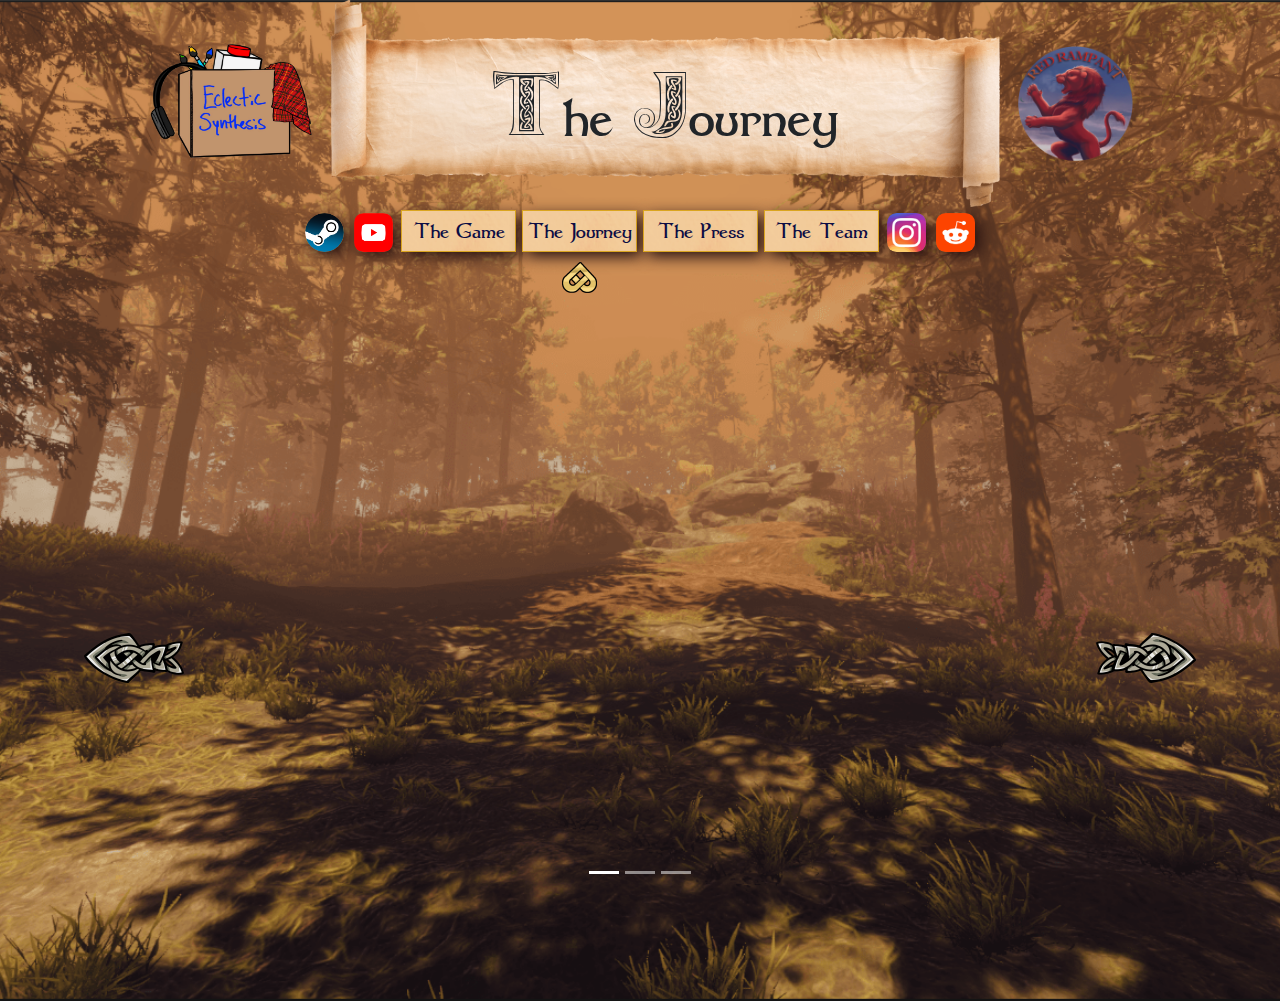
<file: TheJourney.html>
<!DOCTYPE html>
<html lang="en">

<head>
    <meta charset="UTF-8">
    <link rel="icon" type="image/x-icon" href="./images/Page_elements/RedRampant_Circle.ico" />
    <meta name="viewport" content="width=device-width, initial-scale=1.0">
    <link href="https://cdn.jsdelivr.net/npm/bootstrap@5.3.3/dist/css/bootstrap.min.css" rel="stylesheet"
        integrity="sha384-QWTKZyjpPEjISv5WaRU9OFeRpok6YctnYmDr5pNlyT2bRjXh0JMhjY6hW+ALEwIH" crossorigin="anonymous">
    <link rel="stylesheet" href="style.css" />
    <title>Red Rampant - The Journey</title>
</head>

<body class="journeyBody">
    <header>
        <div class="companyLogo">
            <img id="companyLogo" src="./images/Page_elements/Company_Logo_Transparent.png" alt="">
        </div>
        <div id="gameHeader">
            <h1><span>T</span>he <span>J</span>ourney</h1>
            <img class="parchment" src="./images/Page_elements/old-parchment-paper-scroll.png" alt="">
        </div>
        <div class="gameLogo">
            <img id="gameLogo" src="./images/Page_elements/RedRampant_Circle.png" alt="">
        </div>
    </header>

    <div class="social_link_small">
        <li>
            <a href="https://store.steampowered.com/app/2843520/Red_Rampant/" target="_blank">
                <img class="social_link social_link_steam " src="./images/Page_elements/steam-logo.png" alt="">
            </a>
        </li>
        <li>
            <a href="https://www.youtube.com/watch?v=LfBod9BZ-aA" target="_blank">
                <img class="social_link" src="./images/Page_elements/youtube-logo.png" alt="">
            </a>
        </li>
        <li>
            <a href="https://www.instagram.com/redrampant?igsh=ZzNtM3g0anZmaTJ4" target="_blank">
                <img class="social_link" src="./images/Page_elements/instagram-Logo.png" alt="">
            </a>
        </li>
        <li>
            <a href="https://www.reddit.com/r/RedRampant/s/RsPGZOycYO" target="_blank">
                <img class="social_link" src="./images/Page_elements/reddit-logo-.png" alt="">
            </a>
        </li>
    </div>

    <ul class="navigation">
        <li class="social_link_large">
            <a href="https://store.steampowered.com/app/2843520/Red_Rampant/" target="_blank">
                <img class="social_link social_link_steam" src="./images/Page_elements/steam-logo.png" alt="">
            </a>
        </li>
        <li class="social_link_large">
            <a href="https://www.youtube.com/watch?v=LfBod9BZ-aA" target="_blank">
                <img class="social_link" src="./images/Page_elements/youtube-logo.png" alt="">
            </a>
        </li>
        <li class="page_button"><a href="index.html">The Game</a></li>
        <div class="nav-item ">
            <li class="page_button currentPage"><a href="TheJourney.html">The Journey</a></li>
            <img class="indicator" src="./images/Page_elements/SelectionArrow.png" alt="">
        </div>
        <li class="page_button"><a href="ThePress.html">The Press</a></li>
        <li class="page_button"><a href="TheTeam.html">The Team</a></li>
        <li class="social_link_large">
            <a href="https://www.instagram.com/redrampant?igsh=ZzNtM3g0anZmaTJ4" target="_blank">
                <img class="social_link" src="./images/Page_elements/instagram-Logo.png" alt="">
            </a>
        </li>
        <li class="social_link_large">
            <a href="https://www.reddit.com/r/RedRampant/s/RsPGZOycYO" target="_blank">
                <img class="social_link" src="./images/Page_elements/reddit-logo-.png" alt="">
            </a>
        </li>
    </ul>
    <div>
        <div class="container">
            <div id="carousel" class="carousel slide">

                <!-- control button -->
                <button class="left_arrow" type="button" data-bs-target="#carousel" data-bs-slide="prev">
                    <div class="arrows">
                        <img src="./images/Page_elements/BackArrow.png" alt="">
                    </div>
                </button>

                <button class="carousel-control-prev m left_arrow_mobile" type="button" data-bs-target="#carousel"
                    data-bs-slide="prev">
                    <img src="./images/Page_elements/BackArrow.png" alt="">
                </button>

                <!-- slides -->
                <div class="carousel-inner">
                    <div class="carousel-item active">
                        <div class="blog_post">
                            <p class="videoplayer">
                                <iframe class="youtubeVideo"
                                    src="https://www.youtube.com/embed/AjQ_h5L2wHs?si=tez3JbBzhcTslOTT&amp;controls=0"
                                    title="YouTube video player" frameborder="0"
                                    allow="accelerometer; autoplay; clipboard-write; encrypted-media; gyroscope; picture-in-picture; web-share"
                                    referrerpolicy="strict-origin-when-cross-origin" allowfullscreen></iframe>
                            </p>
                        </div>
                    </div>

                    <div class="carousel-item">
                        <div class="blog_post">
                            <p class="videoplayer">
                                <iframe class="youtubeVideo"
                                    src="https://www.youtube.com/embed/zwGZdHwjYk8?si=IWYmrnq2bmC6Eh7M"
                                    title="YouTube video player" frameborder="0"
                                    allow="accelerometer; autoplay; clipboard-write; encrypted-media; gyroscope; picture-in-picture; web-share"
                                    referrerpolicy="strict-origin-when-cross-origin" allowfullscreen></iframe>
                            </p>
                        </div>
                    </div>

                    <div class="carousel-item  ">
                        <div class="blog_post">
                            <p class="videoplayer">
                                <iframe class="youtubeVideo"
                                    src="https://www.youtube.com/embed/AjQ_h5L2wHs?si=tez3JbBzhcTslOTT&amp;controls=0"
                                    title="YouTube video player" frameborder="0"
                                    allow="accelerometer; autoplay; clipboard-write; encrypted-media; gyroscope; picture-in-picture; web-share"
                                    referrerpolicy="strict-origin-when-cross-origin" allowfullscreen></iframe>
                            </p>
                        </div>
                    </div>
                </div>

                <!-- control button -->
                <button class="right_arrow" type="button" data-bs-target="#carousel" data-bs-slide="next">
                    <div class="arrows">
                        <img src="./images/Page_elements/NextArrow.png" alt="">
                    </div>
                </button>

                <button class="carousel-control-next right_arrow_mobile" type="button" data-bs-target="#carousel"
                    data-bs-slide="next">
                    <img src="./images/Page_elements/NextArrow.png" alt="">
                </button>



                <!-- indicators -->
                <div class="carousel-indicators">
                    <button type="button" data-bs-target="#carousel" data-bs-slide-to="0" class="active"
                        aria-current="true" aria-label="Slide 1"></button>
                    <button type="button" data-bs-target="#carousel" data-bs-slide-to="1" aria-label="Slide 2"></button>
                    <button type="button" data-bs-target="#carousel" data-bs-slide-to="2" aria-label="Slide 3"></button>
                </div>

            </div>
        </div>
    </div>

    <script src="https://cdn.jsdelivr.net/npm/bootstrap@5.3.3/dist/js/bootstrap.bundle.min.js"
        integrity="sha384-YvpcrYf0tY3lHB60NNkmXc5s9fDVZLESaAA55NDzOxhy9GkcIdslK1eN7N6jIeHz"
        crossorigin="anonymous"></script>
    <script src="script.js"></script>

</body>

</html>
</file>
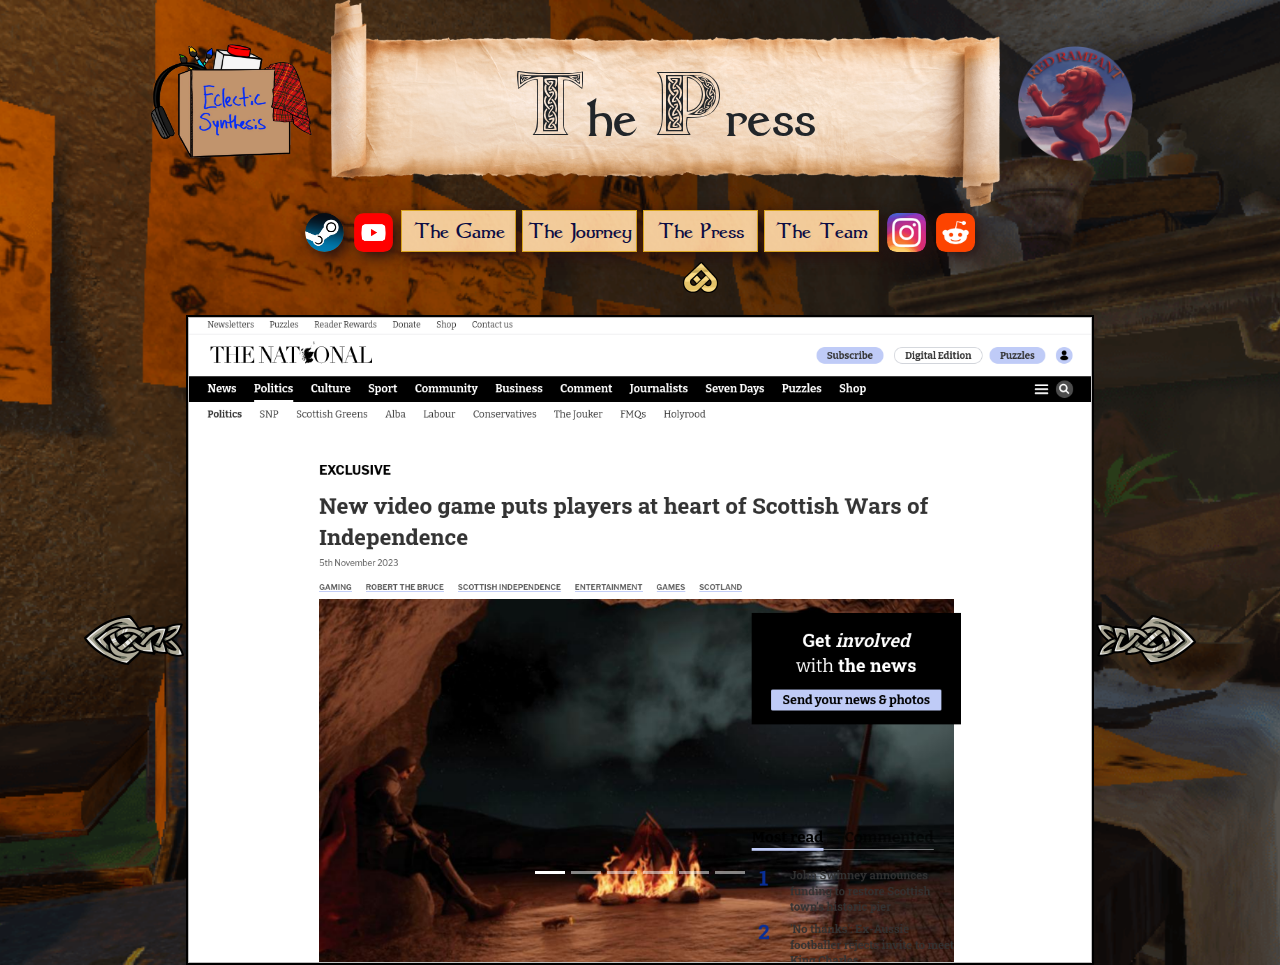
<file: ThePress.html>
<!DOCTYPE html>
<html lang="en">

<head>
    <meta charset="UTF-8">
    <link rel="icon" type="image/x-icon" href="./images/Page_elements/RedRampant_Circle.ico" />
    <meta name="viewport" content="width=device-width, initial-scale=1.0">
    <link href="https://cdn.jsdelivr.net/npm/bootstrap@5.3.3/dist/css/bootstrap.min.css" rel="stylesheet"
        integrity="sha384-QWTKZyjpPEjISv5WaRU9OFeRpok6YctnYmDr5pNlyT2bRjXh0JMhjY6hW+ALEwIH" crossorigin="anonymous">
    <link rel="stylesheet" href="style.css" />
    <title>Red Rampant - The Press</title>
</head>

<body class="pressBody">
    <header>
        <div class="companyLogo">
            <img id="companyLogo" src="./images/Page_elements/Company_Logo_Transparent.png" alt="">
        </div>
        <div id="gameHeader">
            <h1><span>T</span>he <span>P</span>ress</h1>
            <img class="parchment" src="./images/Page_elements/old-parchment-paper-scroll.png" alt="">
        </div>
        <div class="gameLogo">
            <img id="gameLogo" src="./images/Page_elements/RedRampant_Circle.png" alt="">
        </div>
    </header>

    <div class="social_link_small">
        <li>
            <a href="https://store.steampowered.com/app/2843520/Red_Rampant/" target="_blank">
                <img class="social_link social_link_steam " src="./images/Page_elements/steam-logo.png" alt="">
            </a>
        </li>
        <li>
            <a href="https://www.youtube.com/watch?v=LfBod9BZ-aA" target="_blank">
                <img class="social_link" src="./images/Page_elements/youtube-logo.png" alt="">
            </a>
        </li>
        <li>
            <a href="https://www.instagram.com/redrampant?igsh=ZzNtM3g0anZmaTJ4" target="_blank">
                <img class="social_link" src="./images/Page_elements/instagram-Logo.png" alt="">
            </a>
        </li>
        <li>
            <a href="https://www.reddit.com/r/RedRampant/s/RsPGZOycYO" target="_blank">
                <img class="social_link" src="./images/Page_elements/reddit-logo-.png" alt="">
            </a>
        </li>
    </div>

    <ul class="navigation">
        <li class="social_link_large">
            <a href="https://store.steampowered.com/app/2843520/Red_Rampant/" target="_blank">
                <img class="social_link social_link_steam" src="./images/Page_elements/steam-logo.png" alt="">
            </a>
        </li>
        <li class="social_link_large">
            <a href="https://www.youtube.com/watch?v=LfBod9BZ-aA" target="_blank">
                <img class="social_link" src="./images/Page_elements/youtube-logo.png" alt="">
            </a>
        </li>
        <li class="page_button"><a href="index.html">The Game</a></li>
        <li class="page_button"><a href="TheJourney.html">The Journey</a></li>
        <div class="nav-item ">
            <li class="page_button currentPage"><a href="ThePress.html">The Press</a></li>
            <img class="indicator" src="./images/Page_elements/SelectionArrow.png" alt="">
        </div>
        <li class="page_button"><a href="TheTeam.html">The Team</a></li>
        <li class="social_link_large">
            <a href="https://www.instagram.com/redrampant?igsh=ZzNtM3g0anZmaTJ4" target="_blank">
                <img class="social_link" src="./images/Page_elements/instagram-Logo.png" alt="">
            </a>
        </li>
        <li class="social_link_large">
            <a href="https://www.reddit.com/r/RedRampant/s/RsPGZOycYO" target="_blank">
                <img class="social_link" src="./images/Page_elements/reddit-logo-.png" alt="">
            </a>
        </li>
    </ul>
    <div>
        <div class="container">
            <div id="carousel" class="carousel slide">

                <!-- control button -->
                <button class="left_arrow" type="button" data-bs-target="#carousel" data-bs-slide="prev">
                    <div class="arrows">
                        <img src="./images/Page_elements/BackArrow.png" alt="">
                    </div>
                </button>

                <button class="carousel-control-prev m left_arrow_mobile" type="button" data-bs-target="#carousel"
                    data-bs-slide="prev">
                    <img src="./images/Page_elements/BackArrow.png" alt="">
                </button>

                <!-- slides -->
                <div class="carousel-inner">
                    <div class="carousel-item active">
                        <a href="https://www.thenational.scot/politics/23897958.new-video-game-puts-players-heart-scottish-wars-independence/"
                            target="_blank" rel="noopener noreferrer">
                            <img class="pressClipping img-fluid theNationalLink"></img>
                        </a>
                    </div>
                    <div class="carousel-item">
                        <iframe class="pressClipping"
                            src="https://news.stv.tv/north/red-rampant-rewrite-history-in-a-video-game-set-in-the-scottish-wars-of-independence">
                        </iframe>
                    </div>
                    <div class="carousel-item">
                        <iframe class="pressClipping"
                            src="https://scottishgames.net/2024/07/29/out-now-red-rampant-new-from-eclectic-synthesis/">
                        </iframe>
                    </div>
                    <div class="carousel-item">
                        <a href="https://www.linkedin.com/posts/baglow_out-now-red-rampant-new-from-eclectic-activity-7223654409107316736-UGa3/" target="_blank"
                            rel="noopener noreferrer">
                            <img class="pressClipping img-fluid linkedinPostLink"></img>
                        </a>
                    </div>
                    <div class="carousel-item">
                        <a href="https://store.steampowered.com/app/2843520/Red_Rampant/" target="_blank"
                            rel="noopener noreferrer">
                            <img class="pressClipping img-fluid steamLink"></img>
                        </a>
                    </div>
                    <div class="carousel-item">
                        <a href="https://www.abertay.ac.uk/news/2024/abertay-students-play-pivotal-role-in-developing-a-new-game-for-the-steam-platform/"
                            target="_blank" rel="noopener noreferrer">
                            <img class="pressClipping img-fluid abertayLink"></img>
                        </a>
                    </div>
                </div>


                <!-- control button -->
                <button class="right_arrow" type="button" data-bs-target="#carousel" data-bs-slide="next">
                    <div class="arrows">
                        <img src="./images/Page_elements/NextArrow.png" alt="">
                    </div>
                </button>

                <button class="carousel-control-next right_arrow_mobile" type="button" data-bs-target="#carousel"
                    data-bs-slide="next">
                    <img src="./images/Page_elements/NextArrow.png" alt="">
                </button>

                <!-- indicators -->
                <div class="carousel-indicators">
                    <button type="button" data-bs-target="#carousel" data-bs-slide-to="0" class="active"
                        aria-current="true" aria-label="Slide 1"></button>
                    <button type="button" data-bs-target="#carousel" data-bs-slide-to="1" aria-label="Slide 2"></button>
                    <button type="button" data-bs-target="#carousel" data-bs-slide-to="2" aria-label="Slide 3"></button>
                    <button type="button" data-bs-target="#carousel" data-bs-slide-to="3" aria-label="Slide 4"></button>
                    <button type="button" data-bs-target="#carousel" data-bs-slide-to="4" aria-label="Slide 5"></button>
                    <button type="button" data-bs-target="#carousel" data-bs-slide-to="5" aria-label="Slide 6"></button>


                </div>
            </div>
        </div>
    </div>

    <script src="https://cdn.jsdelivr.net/npm/bootstrap@5.3.3/dist/js/bootstrap.bundle.min.js"
        integrity="sha384-YvpcrYf0tY3lHB60NNkmXc5s9fDVZLESaAA55NDzOxhy9GkcIdslK1eN7N6jIeHz"
        crossorigin="anonymous"></script>
    <script src="script.js"></script>

</body>

</html>
</file>
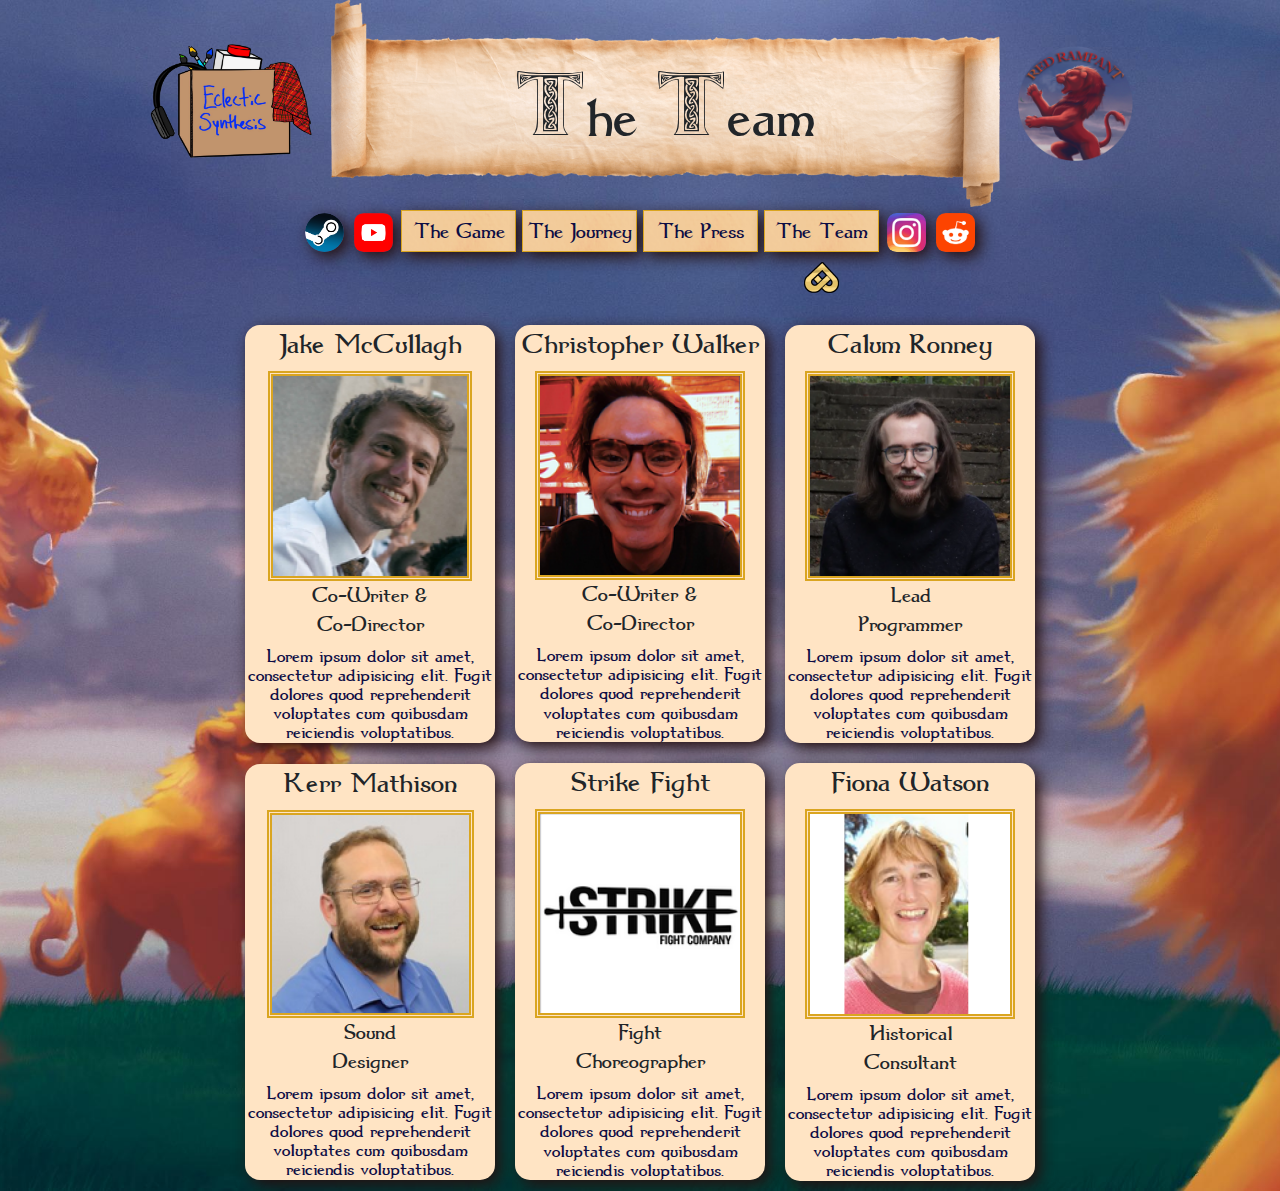
<file: TheTeam.html>
<!DOCTYPE html>
<html lang="en">

<head>
    <meta charset="UTF-8">
    <link rel="icon" type="image/x-icon" href="./images/Page_elements/RedRampant_Circle.ico" />
    <meta name="viewport" content="width=device-width, initial-scale=1.0">
    <link href="https://cdn.jsdelivr.net/npm/bootstrap@5.3.3/dist/css/bootstrap.min.css" rel="stylesheet"
        integrity="sha384-QWTKZyjpPEjISv5WaRU9OFeRpok6YctnYmDr5pNlyT2bRjXh0JMhjY6hW+ALEwIH" crossorigin="anonymous">
    <link rel="stylesheet" href="style.css" />
    <title>Red Rampant - The Team</title>
</head>

<body class="teamBody">
    <header>
        <div class="companyLogo">
            <img id="companyLogo" src="./images/Page_elements/Company_Logo_Transparent.png" alt="">
        </div>
        <div id="gameHeader">
            <h1><span>T</span>he <span>T</span>eam</h1>
            <img class="parchment" src="./images/Page_elements/old-parchment-paper-scroll.png" alt="">
        </div>
        <div class="gameLogo">
            <img id="gameLogo" src="./images/Page_elements/RedRampant_Circle.png" alt="">
        </div>
    </header>

    <div class="social_link_small">
        <li>
            <a href="https://store.steampowered.com/app/2843520/Red_Rampant/" target="_blank">
                <img class="social_link social_link_steam " src="./images/Page_elements/steam-logo.png" alt="">
            </a>
        </li>
        <li>
            <a href="https://www.youtube.com/watch?v=LfBod9BZ-aA" target="_blank">
                <img class="social_link" src="./images/Page_elements/youtube-logo.png" alt="">
            </a>
        </li>
        <li>
            <a href="https://www.instagram.com/redrampant?igsh=ZzNtM3g0anZmaTJ4" target="_blank">
                <img class="social_link" src="./images/Page_elements/instagram-Logo.png" alt="">
            </a>
        </li>
        <li>
            <a href="https://www.reddit.com/r/RedRampant/s/RsPGZOycYO" target="_blank">
                <img class="social_link" src="./images/Page_elements/reddit-logo-.png" alt="">
            </a>
        </li>
    </div>

    <ul class="navigation">
        <li class="social_link_large">
            <a href="https://store.steampowered.com/app/2843520/Red_Rampant/" target="_blank">
                <img class="social_link social_link_steam" src="./images/Page_elements/steam-logo.png" alt="">
            </a>
        </li>
        <li class="social_link_large">
            <a href="https://www.youtube.com/watch?v=LfBod9BZ-aA" target="_blank">
                <img class="social_link" src="./images/Page_elements/youtube-logo.png" alt="">
            </a>
        </li>
        <li class="page_button"><a href="index.html">The Game</a></li>
        <li class="page_button"><a href="TheJourney.html">The Journey</a></li>
        <li class="page_button"><a href="ThePress.html">The Press</a></li>
        <div class="nav-item ">
            <li class="page_button currentPage"><a href="TheTeam.html">The Team</a></li>
            <img class="indicator" src="./images/Page_elements/SelectionArrow.png" alt="">
        </div>
        <li class="social_link_large">
            <a href="https://www.instagram.com/redrampant?igsh=ZzNtM3g0anZmaTJ4" target="_blank">
                <img class="social_link" src="./images/Page_elements/instagram-Logo.png" alt="">
            </a>
        </li>
        <li class="social_link_large">
            <a href="https://www.reddit.com/r/RedRampant/s/RsPGZOycYO" target="_blank">
                <img class="social_link" src="./images/Page_elements/reddit-logo-.png" alt="">
            </a>
        </li>
    </ul>

    <div class="team flex-wrap">
        <div class="developer">
            <h2>Jake McCullagh</h2>
            <div><img class="profile_image" src="./images/Team_members/Jake_McCullagh.png" alt=""></div>
            <h4>Co-Writer &<br>Co-Director</h4>
            <p class="card-text">Lorem ipsum dolor sit amet, consectetur adipisicing elit. Fugit dolores quod
                reprehenderit voluptates cum quibusdam reiciendis voluptatibus.</p>
        </div>
        <div class="developer">
            <h2>Christopher Walker</h2>
            <img class="profile_image" src="./images/Team_members/Christopher_Walker.png" alt="">
            <h4>Co-Writer & <br>Co-Director</h4>
            <p class="card-text">Lorem ipsum dolor sit amet, consectetur adipisicing elit. Fugit dolores quod
                reprehenderit voluptates cum quibusdam reiciendis voluptatibus.</p>
        </div>
        <div class="developer">
            <h2>Calum Ronney</h2>
            <img class="profile_image" src="./images/Team_members/Calum_Ronney_new.png" alt="">
            <h4>Lead <br>Programmer</h4>
            <p class="card-text">Lorem ipsum dolor sit amet, consectetur adipisicing elit. Fugit dolores quod
                reprehenderit voluptates cum quibusdam reiciendis voluptatibus.</p>
        </div>
    </div>
    <div class="team flex-wrap">
        <div class="developer">
            <h2>Kerr Mathison</h2>
            <img class="profile_image" src="./images/Team_members/Kerr_Mathison.png" alt="">
            <h4>Sound <br> Designer</h4>
            <p class="card-text">Lorem ipsum dolor sit amet, consectetur adipisicing elit. Fugit dolores quod
                reprehenderit voluptates cum quibusdam reiciendis voluptatibus.</p>
        </div>
        <div class="developer">
            <h2>Strike Fight</h2>
            <a class="strike_link" href="https://strikefightcompany.com/" target="_blank"><img class="profile_image"
                    src="./images/Team_members/Strike.png" alt=""></a>
            <h4>Fight <br> Choreographer</h4>
            <p class="card-text">Lorem ipsum dolor sit amet, consectetur adipisicing elit. Fugit dolores quod
                reprehenderit voluptates cum quibusdam reiciendis voluptatibus.</p>
        </div>
        <div class="developer">
            <h2>Fiona Watson</h2>
            <img class="profile_image" src="./images/Team_members/Fiona_Walker.png" alt="">
            <h4>Historical <br>Consultant</h4>
            <p class="card-text">Lorem ipsum dolor sit amet, consectetur adipisicing elit. Fugit dolores quod
                reprehenderit voluptates cum quibusdam reiciendis voluptatibus.</p>
        </div>
    </div>
    <script src="https://cdn.jsdelivr.net/npm/bootstrap@5.3.3/dist/js/bootstrap.bundle.min.js"
        integrity="sha384-YvpcrYf0tY3lHB60NNkmXc5s9fDVZLESaAA55NDzOxhy9GkcIdslK1eN7N6jIeHz"
        crossorigin="anonymous"></script>
    <script src="script.js"></script>

</body>

</html>
</file>
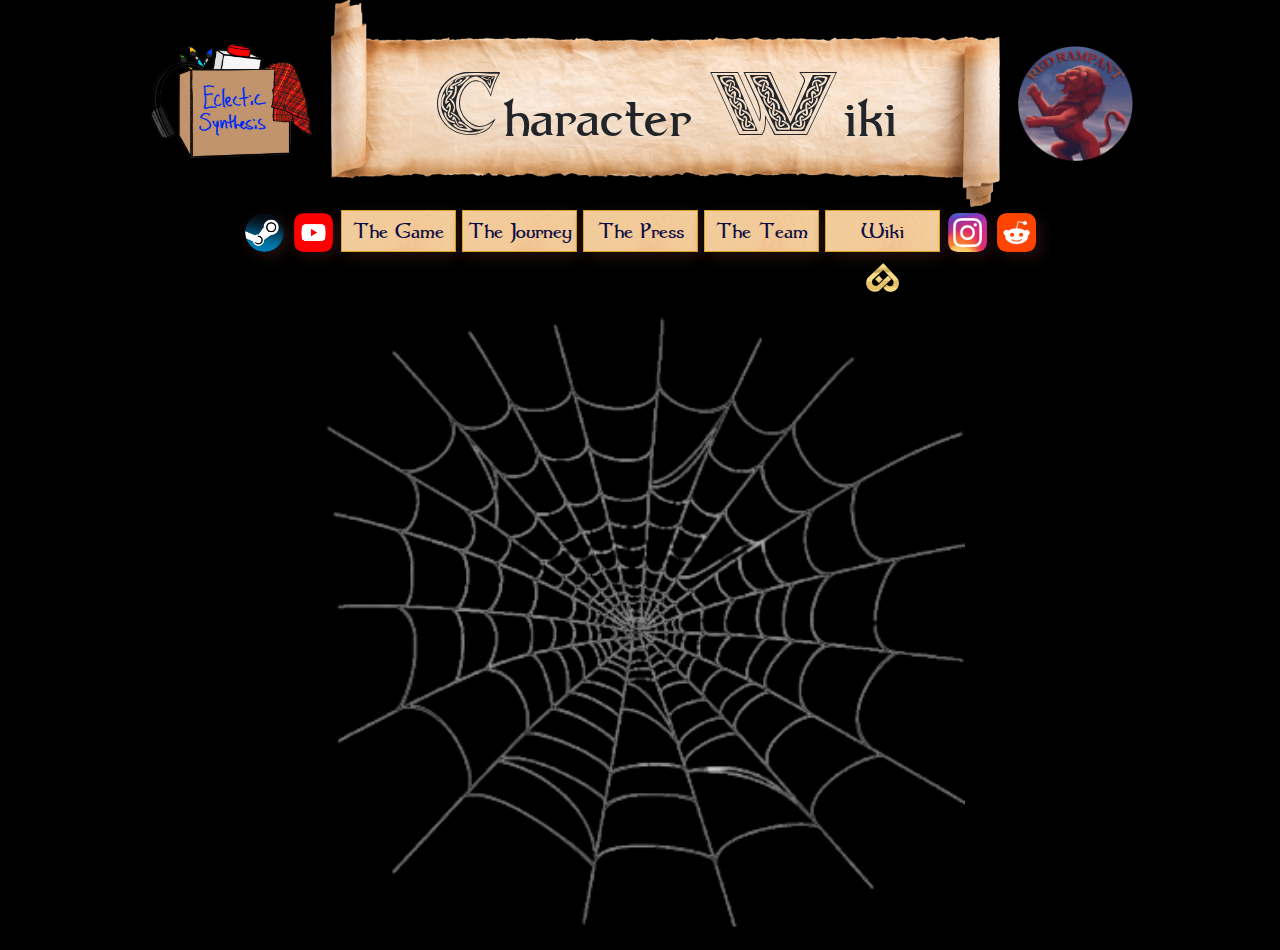
<file: Wiki.html>
<!DOCTYPE html>
<html lang="en">

<head>
    <meta charset="UTF-8">
    <link rel="icon" type="image/x-icon" href="./images/Page_elements/RedRampant_Circle.ico" />
    <meta name="viewport" content="width=device-width, initial-scale=1.0">
    <link href="https://cdn.jsdelivr.net/npm/bootstrap@5.3.3/dist/css/bootstrap.min.css" rel="stylesheet"
        integrity="sha384-QWTKZyjpPEjISv5WaRU9OFeRpok6YctnYmDr5pNlyT2bRjXh0JMhjY6hW+ALEwIH" crossorigin="anonymous">
    <link rel="stylesheet" href="style.css" />
    <title>Red Rampant - Wiki</title>
</head>

<body class="wikiBody ">
    <header>
        <div class="companyLogo">
            <img id="companyLogo" src="./images/Page_elements/Company_Logo_Transparent.png" alt="">
        </div>
        <div id="gameHeader">
            <h1><span>C</span>haracter <span>W</span>iki</h1>
            <img class="parchment" src="./images/Page_elements/old-parchment-paper-scroll.png" alt="">
        </div>
        <div class="gameLogo">
            <img id="gameLogo" src="./images/Page_elements/RedRampant_Circle.png" alt="">
        </div>
    </header>

    <div class="social_link_small">
        <li>
            <a href="https://store.steampowered.com/app/2843520/Red_Rampant/" target="_blank">
                <img class="social_link social_link_steam " src="./images/Page_elements/steam-logo.png" alt="">
            </a>
        </li>
        <li>
            <a href="https://www.youtube.com/watch?v=LfBod9BZ-aA" target="_blank">
                <img class="social_link" src="./images/Page_elements/youtube-logo.png" alt="">
            </a>
        </li>
        <li>
            <a href="https://www.instagram.com/redrampant?igsh=ZzNtM3g0anZmaTJ4" target="_blank">
                <img class="social_link" src="./images/Page_elements/instagram-Logo.png" alt="">
            </a>
        </li>
        <li>
            <a href="https://www.reddit.com/r/RedRampant/s/RsPGZOycYO" target="_blank">
                <img class="social_link" src="./images/Page_elements/reddit-logo-.png" alt="">
            </a>
        </li>
    </div>

    <ul>
        <li class="social_link_large">
            <a href="https://store.steampowered.com/app/2843520/Red_Rampant/" target="_blank">
                <img class="social_link social_link_steam" src="./images/Page_elements/steam-logo.png" alt="">
            </a>
        </li>
        <li class="social_link_large">
            <a href="https://www.youtube.com/watch?v=LfBod9BZ-aA" target="_blank">
                <img class="social_link" src="./images/Page_elements/youtube-logo.png" alt="">
            </a>
        </li>
        <li class="page_button"><a href="index.html">The Game</a></li>
        <li class="page_button"><a href="TheJourney.html">The Journey</a></li>
        <li class="page_button"><a href="ThePress.html">The Press</a></li>
        <li class="page_button"><a href="TheTeam.html">The Team</a></li>
        <div class="nav-item ">
            <li class="page_button"><a href="Wiki.html">Wiki</a></li>
            <img class="indicator" src="./images/Page_elements/SelectionArrow.png" alt="">
        </div>
            <li class="social_link_large">
            <a href="https://www.instagram.com/redrampant?igsh=ZzNtM3g0anZmaTJ4" target="_blank">
                <img class="social_link" src="./images/Page_elements/instagram-Logo.png" alt="">
            </a>
        </li>
        <li class="social_link_large">
            <a href="https://www.reddit.com/r/RedRampant/s/RsPGZOycYO" target="_blank">
                <img class="social_link" src="./images/Page_elements/reddit-logo-.png" alt="">
            </a>
        </li>
    </ul>
    
    <div class="videoplayer">
        <div class="spiderweb"></div>
    </div>

    <script src="https://cdn.jsdelivr.net/npm/bootstrap@5.3.3/dist/js/bootstrap.bundle.min.js"
        integrity="sha384-YvpcrYf0tY3lHB60NNkmXc5s9fDVZLESaAA55NDzOxhy9GkcIdslK1eN7N6jIeHz"
        crossorigin="anonymous"></script>
    <script src="script.js"></script>
</body>

</html>
</file>
<file: style.css>
@font-face {
  font-family: "dumbledor1";
  src: url(./fonts/dumbledor/dum1/dum1.ttf) format("truetype");
}
@font-face {
  font-family: "dumbledor2";
  src: url(./fonts/dumbledor/dum2/dum2.ttf) format("truetype");
}
@font-face {
  font-family: "dumbledor3";
  src: url(./fonts/dumbledor/dum3/dum3.ttf) format("truetype");
}
@font-face {
  font-family: "notebookGreater";
  src: url(./fonts/RRNotebookGreater.otf);
}
@font-face {
  font-family: "notebookLesser";
  src: url(./fonts/RRNotebookLesser.otf);
}
@font-face {
  font-family: "celticmd";
  src: url(./fonts/celticmd.ttf);
}

/* site-wide elements */

* {
  padding: 0%;
  cursor: url(./images/Page_elements/cursor.cur), auto;
}

body {
  background-size: cover;
  background-position: center;
  background-repeat: no-repeat;
  background-color: black;
  z-index: -1;
}

.navigation {
  margin-bottom: 15px;
}

ul {
  display: flex;
  justify-content: center;
  align-items: flex-start;
  padding-left: 0px;
  margin: 0px;
}

li {
  display: flex;
  margin: 3px;
  justify-content: center;
  padding: 2px;
}

.page_button {
  display: flex;
  background-image: url(./images/Page_elements/buttonBackground.png);
  margin: 3px;
  border: 1px solid goldenrod;
  box-shadow: 5px 5px 15px rgb(37, 16, 16);
  justify-content: center;
  padding: 2px;
  width: 115px;
  height: 45%;
}
.page_button:hover {
  border: 2px solid rgb(209, 131, 13);
  margin: 2px;
  text-shadow: 0 0 3px #ff0000;
}
@media (max-width: 576px) {
  .page_button {
    width: 80px;
  }
}

@media (max-width: 480px) {
  .currentPage {
    border: 2px solid rgb(209, 131, 13);
    margin: 2px;
    text-shadow: 0 0 3px #ff0000;    
  }
}

a {
  font-family: "dumbledor1";
  font-size: 1.5rem;
  text-decoration: none;
  color: rgb(13, 13, 68);
  text-align: center;
}
@media (max-width: 576px) {
  a {
    font-size: 1rem;
  }
}

header {
  display: inline-flex;
  justify-content: center;
  align-items: center;
}

.indicator {
  display: flex;
  justify-content: center;
  align-items: flex-start;
  margin: auto;
}

@media (max-width: 480px) {
  .indicator {
    display: none;
  }
}

.parchment {
  position: relative;
  width: 95%;
  height: 20%;
  z-index: -1;
}

h1 {
  display: inline;
  font-family: dumbledor1;
  font-size: 5vw;
  position: absolute;
  text-align: center;
  margin-top: 3%;
  z-index: 1;
}

@media (max-width: 768px) {
  h1 {
    font-size: 7vw;
  }
}

h2 {
  font-family: dumbledor1;
}
@media (max-width: 576px) {
  h2 {
    font-size: 1.3rem;
  }
}

span {
  font-family: celticmd;
}

/* 'The Game' page specific elements */

.gameBody {
  background-image: url(./images/Background_images/TheGame_Background.gif);
}
@media (max-width: 576px) {
  .gameBody {
    background-image: url(./images/Background_images/RedRampant_Logo_Vertical_Field.png);
  }
}

.gametitle {
  position: absolute;
  width: 42%;
  z-index: 1;
}
@media (max-width: 1024px) {
  .gametitle {
    width: 60%;
  }
}

#gameHeader {
  display: inline-flex;
  justify-content: center;
  align-items: center;
  width: 55%;
}
@media (max-width: 1024px) {
  #gameHeader {
    width: 75%;
  }
}

@media (max-width: 480px) {
  #gameHeader {
    width: 100%;
  }  
}

.companyLogo {
  display: inline;
  width: 13%;
}

@media (max-width: 480px) {
  .companyLogo {
    display: none;
  }  
}

#companyLogo {
  display: inline;
  width: 100%;
}

.gameLogo {
  display: inline;
  width: 9%;
}

@media (max-width: 480px) {
  .gameLogo {
    display: none;
  }  
}

#gameLogo {
  display: inline;
  width: 100%;
}

.videoplayer {
  display: flex;
  justify-content: center;
  align-items: center;
}

.trailer {
  height: 400px;
  width: 600px;
}
@media (max-width: 768px) {
  .trailer {
    height: 35%;
    width: 75%;
    margin-top: 5%;
    margin-bottom: 5%;
    box-shadow: 5px 5px 15px rgb(37, 16, 16);
  }
}
@media (max-width: 576px) {
  .trailer {
    width: 90%;
    margin-top: 5%;
    margin-bottom: 5%;
    box-shadow: 5px 5px 15px rgb(37, 16, 16);

  }
}

.steam_widget {
  display: grid;
  margin-top: 2%;
  margin-left: auto;
  margin-right: auto;
  box-shadow: 5px 5px 15px rgb(37, 16, 16);
}
@media (max-width: 1200px) {
  .steam_widget {
    width: 75%;
  }
}
@media (max-width: 576px) {
  .steam_widget {
    width: 90%;
  }
}

.social_link {
  width: 39px;
  box-shadow: 5px 5px 15px rgb(37, 16, 16);
  border-radius: 25%;
}
.social_link:hover {
  box-shadow: 1px 1px 15px #ff0000;
  border-radius: 25%;
}
.social_link_steam {
  width: 39px;
  box-shadow: 5px 5px 15px rgb(37, 16, 16);
  border-radius: 50%;
}
.social_link_steam:hover {
  box-shadow: 1px 1px 15px #ff0000;
  border-radius: 50%;
}
.social_link_small {
  display: none;
  justify-content: center;
  align-items: center;
  margin-bottom: 6px;
}
@media (max-width: 768px) {
  .social_link_small {
    display: flex;
  }
  .small_social_link {
    width: 39px;
    box-shadow: 5px 5px 15px rgb(37, 16, 16);
    border-radius: 25%;
  }
}
@media (max-width: 576px) {
  .small_social_link {
    width: 30px;
    box-shadow: 5px 5px 15px rgb(37, 16, 16);
    border-radius: 25%;
  }
}

.social_link_large {
  display: flex;
}
@media (max-width: 768px) {
  .social_link_large {
    display: none;
  }
}

footer ul li a {
  display: flex;
  margin: 3px;
  padding: 2px;
}

footer ul li {
  background-image: none;
  border: none;
  width: auto;
}

/* 'The Journey' page specific elements */

.journeyBody {
  background-image: url(./images/Background_images/TheJourney_Background.png);
}

.blog_post {
  width: 100%;
  height: 650px;
  margin-bottom: 4%;
}

.youtubeVideo {
  width: 992px;
  height: 558px;
}
@media (max-width: 1200px) {
  .youtubeVideo {
    width: 768px;
    height: 432px;
  }
}
@media (max-width: 768px) {
  .youtubeVideo {
    width: 576px;
    height: 324px;
  }
}
@media (max-width: 576px) {
  .youtubeVideo {
    width: 448px;
    height: 252px;
  }
}

/* 'The Press' page specific elements */

.pressBody {
  background-image: url(./images/Background_images/ThePress_Background.png);
}

.container {
  display: flex;
}

#carousel {
  display: contents;
}

.carousel-item {
  text-align: center;
}

.theNationalLink {
  background-image: url(./images/Press_Clippings/The_National_press_clipping_11-2023.png);
  background-position: top;
  background-size: auto;
  -webkit-background-size: cover;
  -moz-background-size: cover;
  -o-background-size: cover;
}
@media (max-width: 1400px) {
  .theNationalLink {
    background-image: url(./images/Press_Clippings/The_National_press_clipping_11-2023_1400px.png) !important;
  }
}
@media (max-width: 1200px) {
  .theNationalLink {
    background-image: url(./images/Press_Clippings/The_National_press_clipping_11-2023_992px.png) !important;
  }
}
@media (max-width: 992px) {
  .theNationalLink {
    background-image: url(./images/Press_Clippings/The_National_press_clipping_11-2023_768px.png) !important;
  }
}
@media (max-width: 768px) {
  .theNationalLink {
    background-image: url(./images/Press_Clippings/The_National_press_clipping_11-2023_576px.png) !important;
  }
}
@media (max-width: 576px) {
  .theNationalLink {
    background-image: url(./images/Press_Clippings/The_National_press_clipping_11-2023_480px.png) !important;
  }
}
@media (max-width: 480px) {
  .theNationalLink {
    background-image: url(./images/Press_Clippings/The_National_press_clipping_11-2023_480px.png) !important;
  }
}

.linkedinPostLink {
  background-image: url(./images/Press_Clippings/Brian_Baglow_linkedIn_post.png);
  background-position: top;
  background-size: auto;
  -webkit-background-size: cover;
  -moz-background-size: cover;
  -o-background-size: cover;
}
@media (max-width: 1400px) {
  .linkedinPostLink {
    background-image: url(./images/Press_Clippings/Brian_Baglow_linkedIn_post_1400px.png) !important;
  }
}
@media (max-width: 1200px) {
  .linkedinPostLink {
    background-image: url(./images/Press_Clippings/Brian_Baglow_linkedIn_post_992px.png) !important;
  }
}
@media (max-width: 992px) {
  .linkedinPostLink {
    background-image: url(./images/Press_Clippings/Brian_Baglow_linkedIn_post_768px.png) !important;
  }
}
@media (max-width: 768px) {
  .linkedinPostLink {
    background-image: url(./images/Press_Clippings/Brian_Baglow_linkedIn_post_576px.png) !important;
  }
}
@media (max-width: 576px) {
  .linkedinPostLink {
    background-image: url(./images/Press_Clippings/Brian_Baglow_linkedIn_post_480px.png) !important;
  }
}
@media (max-width: 480px) {
  .linkedinPostLink {
    background-image: url(./images/Press_Clippings/Brian_Baglow_linkedIn_post_480px.png) !important;
  }
}

.steamLink {
  background-image: url(./images/Press_Clippings/Steam_screenshot.png);
  background-position: top;
  background-size: auto;
  -webkit-background-size: cover;
  -moz-background-size: cover;
  -o-background-size: cover;
}
@media (max-width: 1400px) {
  .steamLink {
    background-image: url(./images/Press_Clippings/Steam_screenshot_1400px.png) !important;
  }
}
@media (max-width: 992px) {
  .steamLink {
    background-image: url(./images/Press_Clippings/Steam_screenshot_768px.png) !important;
  }
}
@media (max-width: 768px) {
  .steamLink {
    background-image: url(./images/Press_Clippings/Steam_screenshot_576px.png) !important;
  }
}
@media (max-width: 576px) {
  .steamLink {
    background-image: url(./images/Press_Clippings/Steam_screenshot_480px.png) !important;
  }
}
@media (max-width: 480px) {
  .steamLink {
    background-image: url(./images/Press_Clippings/Steam_screenshot_480px.png) !important;
  }
}

.abertayLink {
  background-image: url(./images/Press_Clippings/Abertay_Uni_press_clipping_10-2024.png);
  background-position: top;
  background-size: auto;
  -webkit-background-size: cover;
  -moz-background-size: cover;
  -o-background-size: cover;
}
@media (max-width: 1400px) {
  .abertayLink {
    background-image: url(./images/Press_Clippings/Abertay_Uni_press_clipping_10-2024_1400px.png) !important;
  }
}
@media (max-width: 1200px) {
  .abertayLink {
    background-image: url(./images/Press_Clippings/Abertay_Uni_press_clipping_10-2024_992px.png) !important;
  }
}
@media (max-width: 992px) {
  .abertayLink {
    background-image: url(./images/Press_Clippings/Abertay_Uni_press_clipping_10-2024_768px.png) !important;
  }
}
@media (max-width: 768px) {
  .abertayLink {
    background-image: url(./images/Press_Clippings/Abertay_Uni_press_clipping_10-2024_576px.png) !important;
  }
}
@media (max-width: 576px) {
  .abertayLink {
    background-image: url(./images/Press_Clippings/Abertay_Uni_press_clipping_10-2024_480px.png) !important;
  }
}
@media (max-width: 480px) {
  .abertayLink {
    background-image: url(./images/Press_Clippings/Abertay_Uni_press_clipping_10-2024_480px.png) !important;
  }
}

.left_arrow,
.right_arrow {
  margin: auto;
  background-color: rgba(240, 248, 255, 0);
  border-color: #ff000000;
}
@media (max-width: 992px) {
  .left_arrow,
  .right_arrow {
    display: none;
  }
}

.left_arrow_mobile,
.right_arrow_mobile {
  display: none;
}
@media (max-width: 992px) {
  .left_arrow_mobile,
  .right_arrow_mobile {
    display: flex;
  }
}

.carousel-indicators {
  position: fixed;
}

.pressClipping {
  display: inline-block;
  border: 2px solid black;
  width: 100%;
  height: 650px;
}

/* 'The Team' page specific elements */

.teamBody {
  background-image: url(./images/Background_images/TheTeam_Background.jpg);
}

.team {
  display: flex;
  justify-content: center;  
  box-shadow: bisque;
  align-items: center;
}

.developer {
  display: grid;
  background-color: bisque;
  box-shadow: 5px 5px 15px rgb(37, 16, 16);
  justify-items: center;
  align-content: center;
  width: 250px;
  margin: 10px;
  border-radius: 15px;
}
@media (max-width: 576px) {
  .developer {
    width: 200px;
  }
}

h4 {
  font-family: dumbledor1;
  text-align: center;
}
@media (max-width: 576px) {
  h4 {
    font-size: 1.2rem;
  }
}

.developer img {
  border: 5px double goldenrod;
}
@media (max-width: 576px) {
  .developer img {
    width: 175px;
  }
}

.card-text {
  display: flex;
  color: rgb(13, 13, 68);
  font-size: 1.3rem;
  font-family: dumbledor1;
  text-align: center;
  padding-left: 3px;
  padding-right: 3px;
  line-height: 1.2rem;
}
@media (max-width: 576px) {
  .card-text {
    font-size: 1.1rem;
    line-height: 1.1rem;
    padding-bottom: 10px;
  }
}

.strike_link:hover {
  box-shadow: 5px 5px 15px rgb(37, 16, 16);
}

/* Wiki page */

.wikiBody {
  background-color: black;
  /* background-image: url(./images/Background_images/Lab1.png); */
  z-index: -1;
}

.spiderweb {
  display: flex;
  background-image: url(./images/Spiderwebs/spider-web-transparent\(9\)-623x400_4dc709c8.png);
  background-size: cover;
  display: inline-flex;
  justify-content: center;
  align-items: center;
  width: 650px;
  height: 650px;
  z-index: -1;
  
}
</file>
